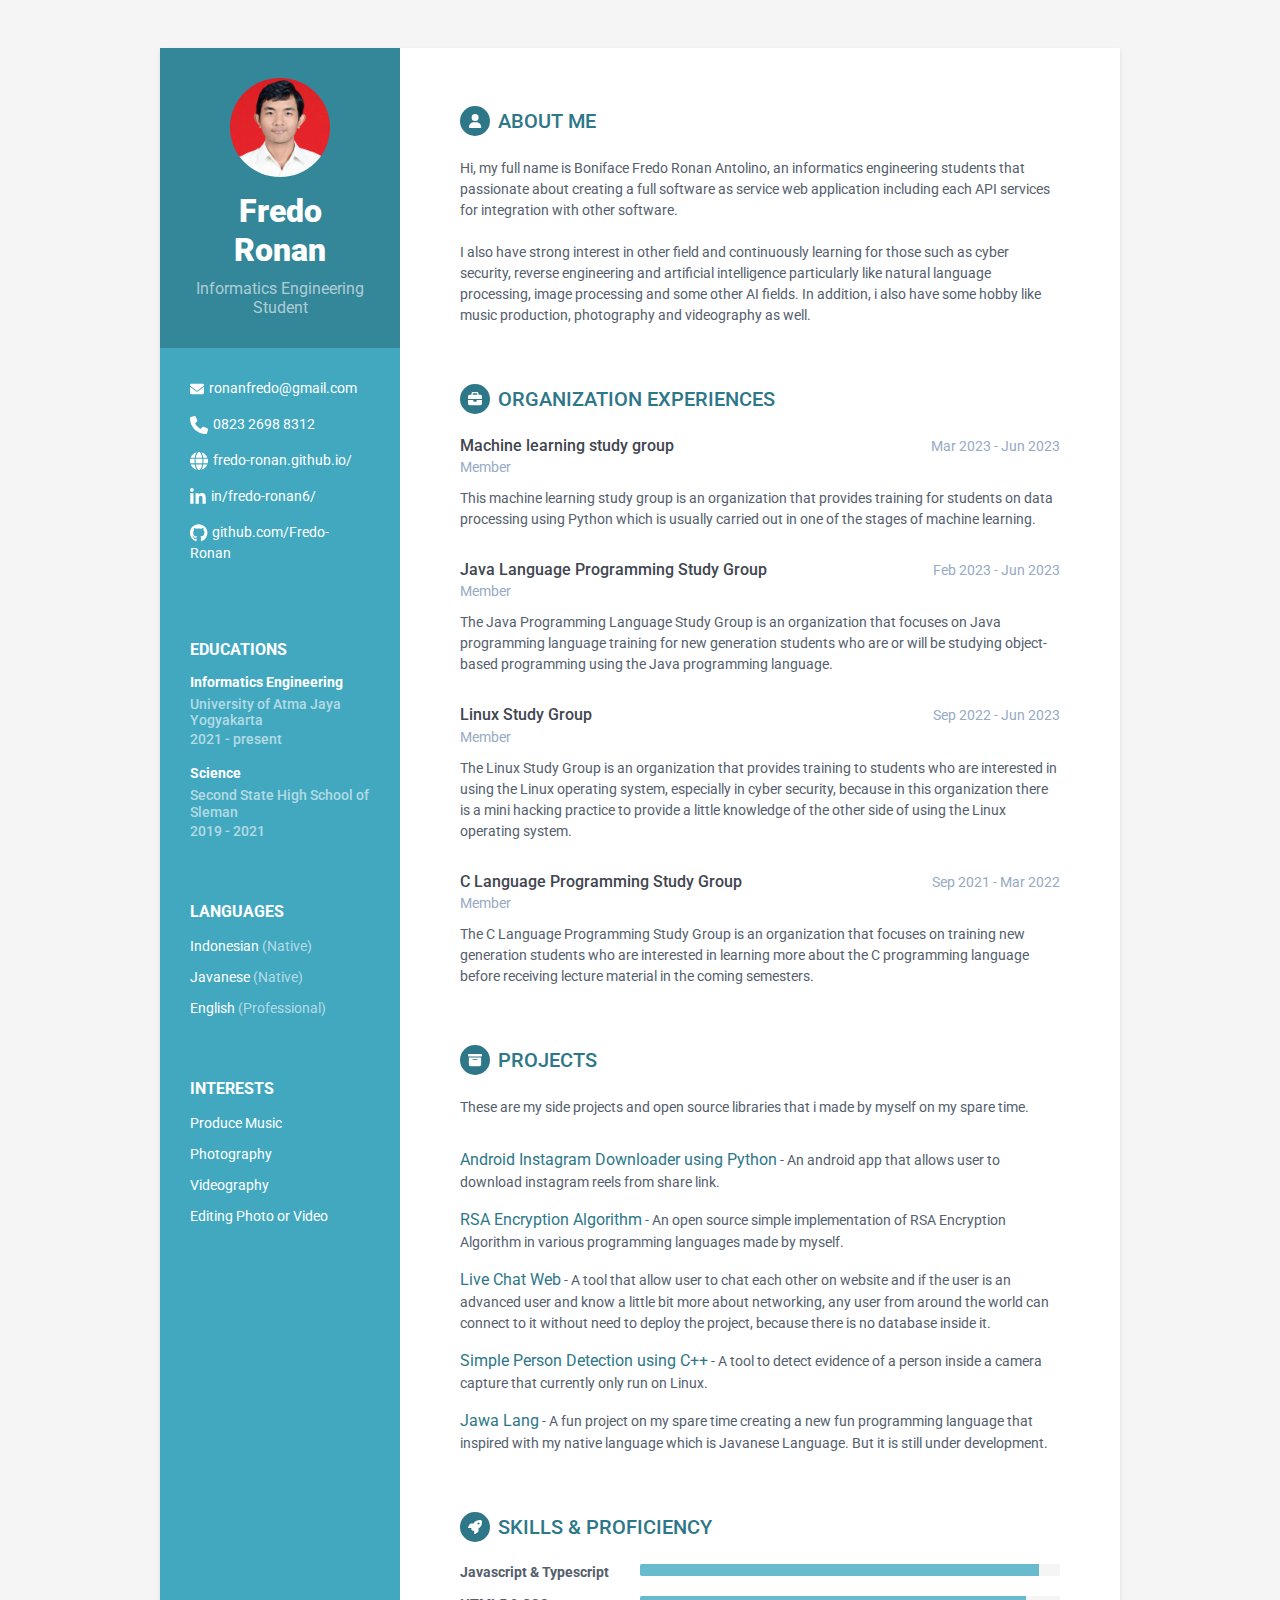
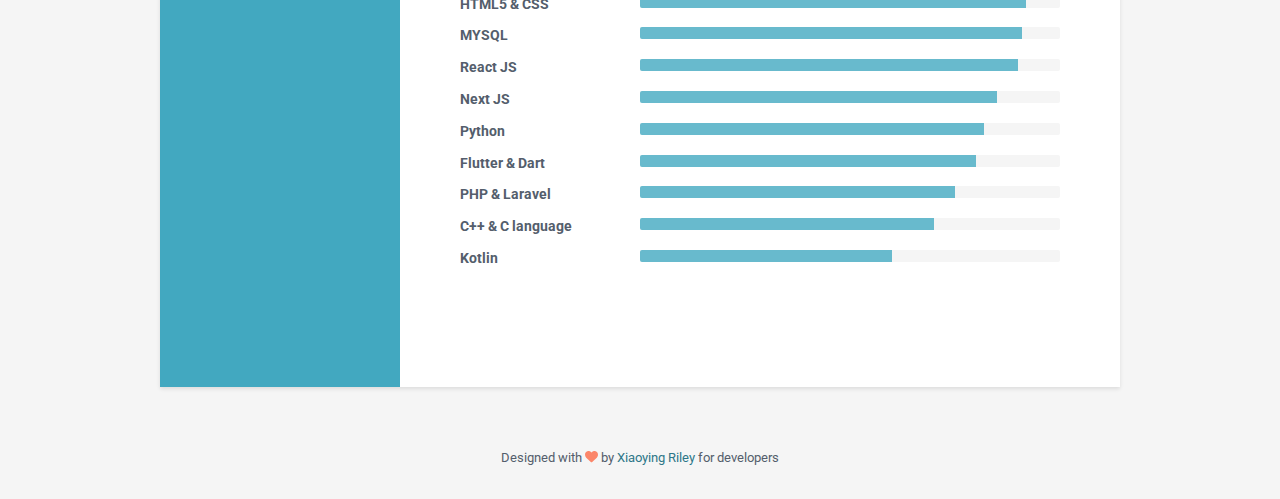
<file: cv_fredo/index.html>
<!DOCTYPE html>
<html lang="en">
<head>
    <title>Fredo Ronan CV</title>
    
    <!-- Meta -->
    <meta charset="utf-8">
    <meta http-equiv="X-UA-Compatible" content="IE=edge">
    <meta name="viewport" content="width=device-width, initial-scale=1.0">
    <meta name="description" content="CV Fredo Ronan">
    <meta name="author" content="Fredo Ronan">    
    <link rel="shortcut icon" href="../assets/LogoIcon.ico">  
    <!-- Google Font -->
    <link href='https://fonts.googleapis.com/css?family=Roboto:400,500,400italic,300italic,300,500italic,700,700italic,900,900italic' rel='stylesheet' type='text/css'>
    <!-- FontAwesome JS-->
	<script defer src="assets/fontawesome/js/all.min.js"></script>
    <!-- Global CSS -->
    <link rel="stylesheet" href="assets/plugins/bootstrap/css/bootstrap.min.css">   
    <!-- Theme CSS -->  
    <link id="theme-style" rel="stylesheet" href="assets/css/orbit-1.css">
</head> 

<body>
    <div class="wrapper mt-lg-5">
        <div class="sidebar-wrapper">
            <div class="profile-container">
                <img class="profile" src="assets/images/profil.JPG" alt="" width="100"/>
                <h1 class="name">Fredo Ronan</h1>
                <h3 class="tagline">Informatics Engineering Student</h3>
            </div><!--//profile-container-->
            
            <div class="contact-container container-block">
                <ul class="list-unstyled contact-list">
                    <li class="email"><i class="fa-solid fa-envelope"></i><a href="mailto: ronanfredo@gmail.com">ronanfredo@gmail.com</a></li>
                    <li class="phone"><i class="fa-solid fa-phone"></i><a href="tel:0823 2698 8312">0823 2698 8312</a></li>
                    <li class="website"><i class="fa-solid fa-globe"></i><a href="https://fredo-ronan.github.io/" target="_blank">fredo-ronan.github.io/</a></li>
                    <li class="linkedin"><i class="fa-brands fa-linkedin-in"></i><a href="https://www.linkedin.com/in/fredo-ronan6/" target="_blank">in/fredo-ronan6/</a></li>
                    <li class="github"><i class="fa-brands fa-github"></i><a href="https://github.com/Fredo-Ronan" target="_blank">github.com/Fredo-Ronan</a></li>
                    <!-- <li class="twitter"><i class="fa-brands fa-twitter"></i><a href="https://twitter.com/3rdwave_themes" target="_blank">@twittername</a></li> -->
                </ul>
            </div><!--//contact-container-->
            <div class="education-container container-block">
                <h2 class="container-block-title">Educations</h2>
                <div class="item">
                    <h4 class="degree">Informatics Engineering</h4>
                    <h5 class="meta">University of Atma Jaya Yogyakarta</h5>
	                    <div class="time">2021 - present</div>
                </div><!--//item-->
                <div class="item">
                    <h4 class="degree">Science</h4>
                    <h5 class="meta">Second State High School of Sleman</h5>
                    <div class="time">2019 - 2021</div>
                </div><!--//item-->
            </div><!--//education-container-->
            
            <div class="languages-container container-block">
                <h2 class="container-block-title">Languages</h2>
                <ul class="list-unstyled interests-list">
                    <li>Indonesian <span class="lang-desc">(Native)</span></li>
                    <li>Javanese <span class="lang-desc">(Native)</span></li>
                    <li>English <span class="lang-desc">(Professional)</span></li>
                </ul>
            </div><!--//interests-->
            
            <div class="interests-container container-block">
                <h2 class="container-block-title">Interests</h2>
                <ul class="list-unstyled interests-list">
                    <li>Produce Music</li>
                    <li>Photography</li>
                    <li>Videography</li>
                    <li>Editing Photo or Video</li>
                </ul>
            </div><!--//interests-->
            
        </div><!--//sidebar-wrapper-->
        
        <div class="main-wrapper">
            
            <section class="section summary-section">
                <h2 class="section-title"><span class="icon-holder"><i class="fa-solid fa-user"></i></span>About me</h2>
                <div class="summary">
                    <p>
                        Hi, my full name is Boniface Fredo Ronan Antolino, an informatics engineering students that
                        passionate about creating a full software as
                        service web application including each API
                        services for integration with other software.
                        <br><br>
                        I also have strong interest in other field and
                        continuously learning for those such as cyber security, reverse
                        engineering and artificial intelligence particularly
                        like natural language processing, image
                        processing and some other AI fields. In addition, i also have some hobby like music production, photography and videography as well.
                    </p>
                </div><!--//summary-->
            </section><!--//section-->
            
            <section class="section experiences-section">
                <h2 class="section-title"><span class="icon-holder"><i class="fa-solid fa-briefcase"></i></span>Organization Experiences</h2>
                
                <div class="item">
                    <div class="meta">
                        <div class="upper-row">
                            <h3 class="job-title">Machine learning study group</h3>
                            <div class="time">Mar 2023 - Jun 2023</div>
                        </div><!--//upper-row-->
                        <div class="company">Member</div>
                    </div><!--//meta-->
                    <div class="details">
                        <p>
                            This machine learning study group is an organization that provides training for students on data processing using Python which is usually carried out in one of the stages of machine learning.
                        </p>
                    </div><!--//details-->
                </div><!--//item-->
                
                <div class="item">
                    <div class="meta">
                        <div class="upper-row">
                            <h3 class="job-title">Java Language Programming Study Group</h3>
                            <div class="time">Feb 2023 - Jun 2023</div>
                        </div><!--//upper-row-->
                        <div class="company">Member</div>
                    </div><!--//meta-->
                    <div class="details">
                        <p>
                            The Java Programming Language Study Group is an organization that focuses on Java programming language training for new generation students who are or will be studying object-based programming using the Java programming language.
                        </p>  
                        
                    </div><!--//details-->
                </div><!--//item-->
                
                <div class="item">
                    <div class="meta">
                        <div class="upper-row">
                            <h3 class="job-title">Linux Study Group</h3>
                            <div class="time">Sep 2022 - Jun 2023</div>
                        </div><!--//upper-row-->
                        <div class="company">Member</div>
                    </div><!--//meta-->
                    <div class="details">
                        <p>
                            The Linux Study Group is an organization that provides training to students who are interested in using the Linux operating system, especially in cyber security, because in this organization there is a mini hacking practice to provide a little knowledge of the other side of using the Linux operating system.
                        </p>  
                    </div><!--//details-->
                </div><!--//item-->

                <div class="item">
                    <div class="meta">
                        <div class="upper-row">
                            <h3 class="job-title">C Language Programming Study Group</h3>
                            <div class="time">Sep 2021 - Mar 2022</div>
                        </div><!--//upper-row-->
                        <div class="company">Member</div>
                    </div><!--//meta-->
                    <div class="details">
                        <p>
                            The C Language Programming Study Group is an organization that focuses on training new generation students who are interested in learning more about the C programming language before receiving lecture material in the coming semesters.
                        </p>  
                    </div><!--//details-->
                </div><!--//item-->
                
            </section><!--//section-->
            
            <section class="section projects-section">
                <h2 class="section-title"><span class="icon-holder"><i class="fa-solid fa-archive"></i></span>Projects</h2>
                <div class="intro">
                    <p>These are my side projects and open source libraries that i made by myself on my spare time.</p>
                </div><!--//intro-->
                <div class="item">
                    <span class="project-title"><a href="https://github.com/Fredo-Ronan/Android-IG-Downloader-using-Python" target="_blank">Android Instagram Downloader using Python</a></span> - <span class="project-tagline">An android app that allows user to download instagram reels from share link.</span>
                </div><!--//item-->
                <div class="item">
                    <span class="project-title"><a href="https://github.com/Fredo-Ronan/RSA_Encryption_Algorithm" target="_blank">RSA Encryption Algorithm</a></span> - <span class="project-tagline">An open source simple implementation of RSA Encryption Algorithm in various programming languages made by myself.</span>
                </div><!--//item-->
                <div class="item">
                    <span class="project-title"><a href="https://github.com/Fredo-Ronan/Live-Chat-Web" target="_blank">Live Chat Web</a></span> - <span class="project-tagline">A tool that allow user to chat each other on website and if the user is an advanced user and know a little bit more about networking, any user from around the world can connect to it without need to deploy the project, because there is no database inside it.</span>
                </div><!--//item-->
                <div class="item">
                    <span class="project-title"><a href="https://github.com/Fredo-Ronan/Simple_Person_Detection" target="_blank">Simple Person Detection using C++</a></span> - <span class="project-tagline">A tool to detect evidence of a person inside a camera capture that currently only run on Linux.</span>
                </div><!--//item-->
                <div class="item">
                    <span class="project-title"><a href="https://github.com/Fredo-Ronan/Jawa-lang" target="_blank">Jawa Lang</a></span> - 
                    <span class="project-tagline">A fun project on my spare time creating a new fun programming language that inspired with my native language which is Javanese Language. But it is still under development.</span>
                </div><!--//item-->
            </section><!--//section-->
            
            <section class="skills-section section">
                <h2 class="section-title"><span class="icon-holder"><i class="fa-solid fa-rocket"></i></span>Skills &amp; Proficiency</h2>
                <div class="skillset">        
                    <div class="item">
                        <h3 class="level-title">Javascript &amp; Typescript</h3>
                        <div class="progress level-bar">
						    <div class="progress-bar theme-progress-bar" role="progressbar" style="width: 95%" aria-valuenow="99" aria-valuemin="0" aria-valuemax="100"></div>
						</div>                               
                    </div><!--//item-->
                    
                    <div class="item">
                        <h3 class="level-title">HTML5 &amp; CSS</h3>
                        <div class="progress level-bar">
						    <div class="progress-bar theme-progress-bar" role="progressbar" style="width: 92%" aria-valuenow="98" aria-valuemin="0" aria-valuemax="100"></div>
						</div>                              
                    </div><!--//item-->

                    <div class="item">
                        <h3 class="level-title">MYSQL</h3>
                        <div class="progress level-bar">
						    <div class="progress-bar theme-progress-bar" role="progressbar" style="width: 91%" aria-valuenow="98" aria-valuemin="0" aria-valuemax="100"></div>
						</div>                              
                    </div><!--//item-->

                    <div class="item">
                        <h3 class="level-title">React JS</h3>
                        <div class="progress level-bar">
						    <div class="progress-bar theme-progress-bar" role="progressbar" style="width: 90%" aria-valuenow="98" aria-valuemin="0" aria-valuemax="100"></div>
						</div>                              
                    </div><!--//item-->

                    <div class="item">
                        <h3 class="level-title">Next JS</h3>
                        <div class="progress level-bar">
						    <div class="progress-bar theme-progress-bar" role="progressbar" style="width: 85%" aria-valuenow="98" aria-valuemin="0" aria-valuemax="100"></div>
						</div>                              
                    </div><!--//item-->
                    
                    <div class="item">
                        <h3 class="level-title">Python</h3>
                        <div class="progress level-bar">
						    <div class="progress-bar theme-progress-bar" role="progressbar" style="width: 82%" aria-valuenow="98" aria-valuemin="0" aria-valuemax="100"></div>
						</div>                                 
                    </div><!--//item-->
                    
                    <div class="item">
                        <h3 class="level-title">Flutter &amp; Dart</h3>
                        <div class="progress level-bar">
							<div class="progress-bar theme-progress-bar" role="progressbar" style="width: 80%" aria-valuenow="95" aria-valuemin="0" aria-valuemax="100"></div>
						</div>                                
                    </div><!--//item-->
                    
                    <div class="item">
                        <h3 class="level-title">PHP &amp; Laravel</h3>
                        <div class="progress level-bar">
							<div class="progress-bar theme-progress-bar" role="progressbar" style="width: 75%" aria-valuenow="95" aria-valuemin="0" aria-valuemax="100"></div>
						</div>                                
                    </div><!--//item-->

                    <div class="item">
                        <h3 class="level-title">C++ &amp; C language</h3>
                        <div class="progress level-bar">
							<div class="progress-bar theme-progress-bar" role="progressbar" style="width: 70%" aria-valuenow="95" aria-valuemin="0" aria-valuemax="100"></div>
						</div>                                
                    </div><!--//item-->

                    <div class="item">
                        <h3 class="level-title">Kotlin</h3>
                        <div class="progress level-bar">
							<div class="progress-bar theme-progress-bar" role="progressbar" style="width: 60%" aria-valuenow="95" aria-valuemin="0" aria-valuemax="100"></div>
						</div>                                
                    </div><!--//item-->
                    
                </div>  
            </section><!--//skills-section-->
            
        </div><!--//main-body-->
    </div>
 
    <footer class="footer">
        <div class="text-center">
            <!--/* This template is free as long as you keep the footer attribution link. If you'd like to use the template without the attribution link, you can buy the commercial license via our website: themes.3rdwavemedia.com Thank you for your support. :) */-->
            <small class="copyright">Designed with <i class="fa-solid fa-heart"></i> by <a href="http://themes.3rdwavemedia.com" target="_blank">Xiaoying Riley</a> for developers</small>
        </div><!--//container-->
    </footer><!--//footer-->
        
</body>
</html>
</file>
<file: cv_fredo/assets/css/orbit-1.css>
/*! 
 * Template Name: Orbit - Bootstrap 5 Resume/CV Template for Developers
 * Version: Bootstrap 5 v3.0
 * Author: Xiaoying Riley
 * Copyright: 3rd Wave Media
 * Twitter: @3rdwave_themes
 * Website: http://themes.3rdwavemedia.com/
*/
body {
  font-family: "Roboto", sans-serif;
  color: #545E6C;
  background: #f5f5f5;
  font-size: 14px;
  -webkit-font-smoothing: antialiased;
  -moz-osx-font-smoothing: grayscale;
}

h1, h2, h3, h4, h5, h6 {
  font-weight: 700;
}

a {
  color: #2d7788;
  text-decoration: none;
}
a:hover {
  text-decoration: underline;
  color: #1a454f;
  -webkit-transition: all 0.4s ease-in-out;
  -moz-transition: all 0.4s ease-in-out;
  -ms-transition: all 0.4s ease-in-out;
  -o-transition: all 0.4s ease-in-out;
}
a:focus {
  text-decoration: none;
}

p {
  line-height: 1.5;
}

.wrapper {
  background: #42A8C0;
  max-width: 960px;
  margin: 0 auto;
  position: relative;
  box-shadow: 0px 2px 4px rgba(0, 0, 0, 0.1);
}

.sidebar-wrapper {
  background: #42A8C0;
  position: absolute;
  /* right: 0; */
  width: 240px;
  height: 100%;
  min-height: 800px;
  color: #fff;
}
.sidebar-wrapper a {
  color: #fff;
}
.sidebar-wrapper .profile-container {
  padding: 30px;
  background: rgba(0, 0, 0, 0.2);
  text-align: center;
  color: #fff;
}
.sidebar-wrapper .name {
  font-size: 32px;
  font-weight: 900;
  margin-top: 0;
  margin-bottom: 10px;
}
.sidebar-wrapper .tagline {
  color: rgba(255, 255, 255, 0.6);
  font-size: 16px;
  font-weight: 400;
  margin-top: 0;
  margin-bottom: 0;
}
.sidebar-wrapper .profile {
  border-radius: 100%;
  margin-bottom: 15px;
}
.sidebar-wrapper .contact-list .svg-inline--fa {
  margin-right: 5px;
  font-size: 18px;
  vertical-align: middle;
}
.sidebar-wrapper .contact-list li {
  margin-bottom: 15px;
}
.sidebar-wrapper .contact-list li:last-child {
  margin-bottom: 0;
}
.sidebar-wrapper .contact-list .email .svg-inline--fa {
  font-size: 14px;
}
.sidebar-wrapper .container-block {
  padding: 30px;
}
.sidebar-wrapper .container-block-title {
  text-transform: uppercase;
  font-size: 16px;
  font-weight: 700;
  margin-top: 0;
  margin-bottom: 15px;
}
.sidebar-wrapper .degree {
  font-size: 14px;
  margin-top: 0;
  margin-bottom: 5px;
}
.sidebar-wrapper .education-container .item {
  margin-bottom: 15px;
}
.sidebar-wrapper .education-container .item:last-child {
  margin-bottom: 0;
}
.sidebar-wrapper .education-container .meta {
  color: rgba(255, 255, 255, 0.6);
  font-weight: 500;
  margin-bottom: 0px;
  margin-top: 0;
  font-size: 14px;
}
.sidebar-wrapper .education-container .time {
  color: rgba(255, 255, 255, 0.6);
  font-weight: 500;
  margin-bottom: 0px;
}
.sidebar-wrapper .languages-container .lang-desc {
  color: rgba(255, 255, 255, 0.6);
}
.sidebar-wrapper .languages-list {
  margin-bottom: 0;
}
.sidebar-wrapper .languages-list li {
  margin-bottom: 10px;
}
.sidebar-wrapper .languages-list li:last-child {
  margin-bottom: 0;
}
.sidebar-wrapper .interests-list {
  margin-bottom: 0;
}
.sidebar-wrapper .interests-list li {
  margin-bottom: 10px;
}
.sidebar-wrapper .interests-list li:last-child {
  margin-bottom: 0;
}

.main-wrapper {
  background: #fff;
  padding: 60px;
  padding-left: 300px;
}
.main-wrapper .section-title {
  text-transform: uppercase;
  font-size: 20px;
  font-weight: 500;
  color: #2d7788;
  position: relative;
  margin-top: 0;
  margin-bottom: 20px;
}
.main-wrapper .section-title .icon-holder {
  width: 30px;
  height: 30px;
  margin-right: 8px;
  display: inline-block;
  color: #fff;
  border-radius: 50%;
  -moz-background-clip: padding;
  -webkit-background-clip: padding-box;
  background-clip: padding-box;
  background: #2d7788;
  text-align: center;
  font-size: 16px;
  position: relative;
  top: -2px;
  padding-top: 2px;
}
.main-wrapper .section-title .icon-holder .svg-inline--fa {
  font-size: 14px;
  margin-top: 6px;
}
.main-wrapper .section {
  margin-bottom: 60px;
}
.main-wrapper .experiences-section .item {
  margin-bottom: 30px;
}
.main-wrapper .upper-row {
  position: relative;
  overflow: hidden;
  margin-bottom: 2px;
}
.main-wrapper .job-title {
  color: #3F4650;
  font-size: 16px;
  margin-top: 0;
  margin-bottom: 0;
  font-weight: 500;
}
.main-wrapper .time {
  position: absolute;
  right: 0;
  top: 0;
  color: #97AAC3;
}
.main-wrapper .company {
  margin-bottom: 10px;
  color: #97AAC3;
}
.main-wrapper .project-title {
  font-size: 16px;
  font-weight: 400;
  margin-top: 0;
  margin-bottom: 5px;
}
.main-wrapper .projects-section .intro {
  margin-bottom: 30px;
}
.main-wrapper .projects-section .item {
  margin-bottom: 15px;
}

.skillset .item {
  margin-bottom: 15px;
  overflow: hidden;
}
.skillset .level-title {
  font-size: 14px;
  margin-top: 0;
  margin-bottom: 12px;
}
.skillset .level-bar {
  height: 12px;
  background: #f5f5f5;
  border-radius: 2px;
  -moz-background-clip: padding;
  -webkit-background-clip: padding-box;
  background-clip: padding-box;
}
.skillset .theme-progress-bar {
  background: #68bacd;
}

.footer {
  padding: 30px;
  padding-top: 60px;
}
.footer .copyright {
  line-height: 1.6;
  color: #545E6C;
  font-size: 13px;
}
.footer .fa-heart {
  color: #fb866a;
}

@media (max-width: 767.98px) {
  .sidebar-wrapper {
    position: static;
    width: inherit;
  }
  .main-wrapper {
    padding: 30px;
  }
  .main-wrapper .time {
    position: static;
    display: block;
    margin-top: 5px;
  }
  .main-wrapper .upper-row {
    margin-bottom: 0;
  }
}
@media (min-width: 992px) {
  .skillset .level-title {
    display: inline-block;
    float: left;
    width: 30%;
    margin-bottom: 0;
  }
}
</file>
